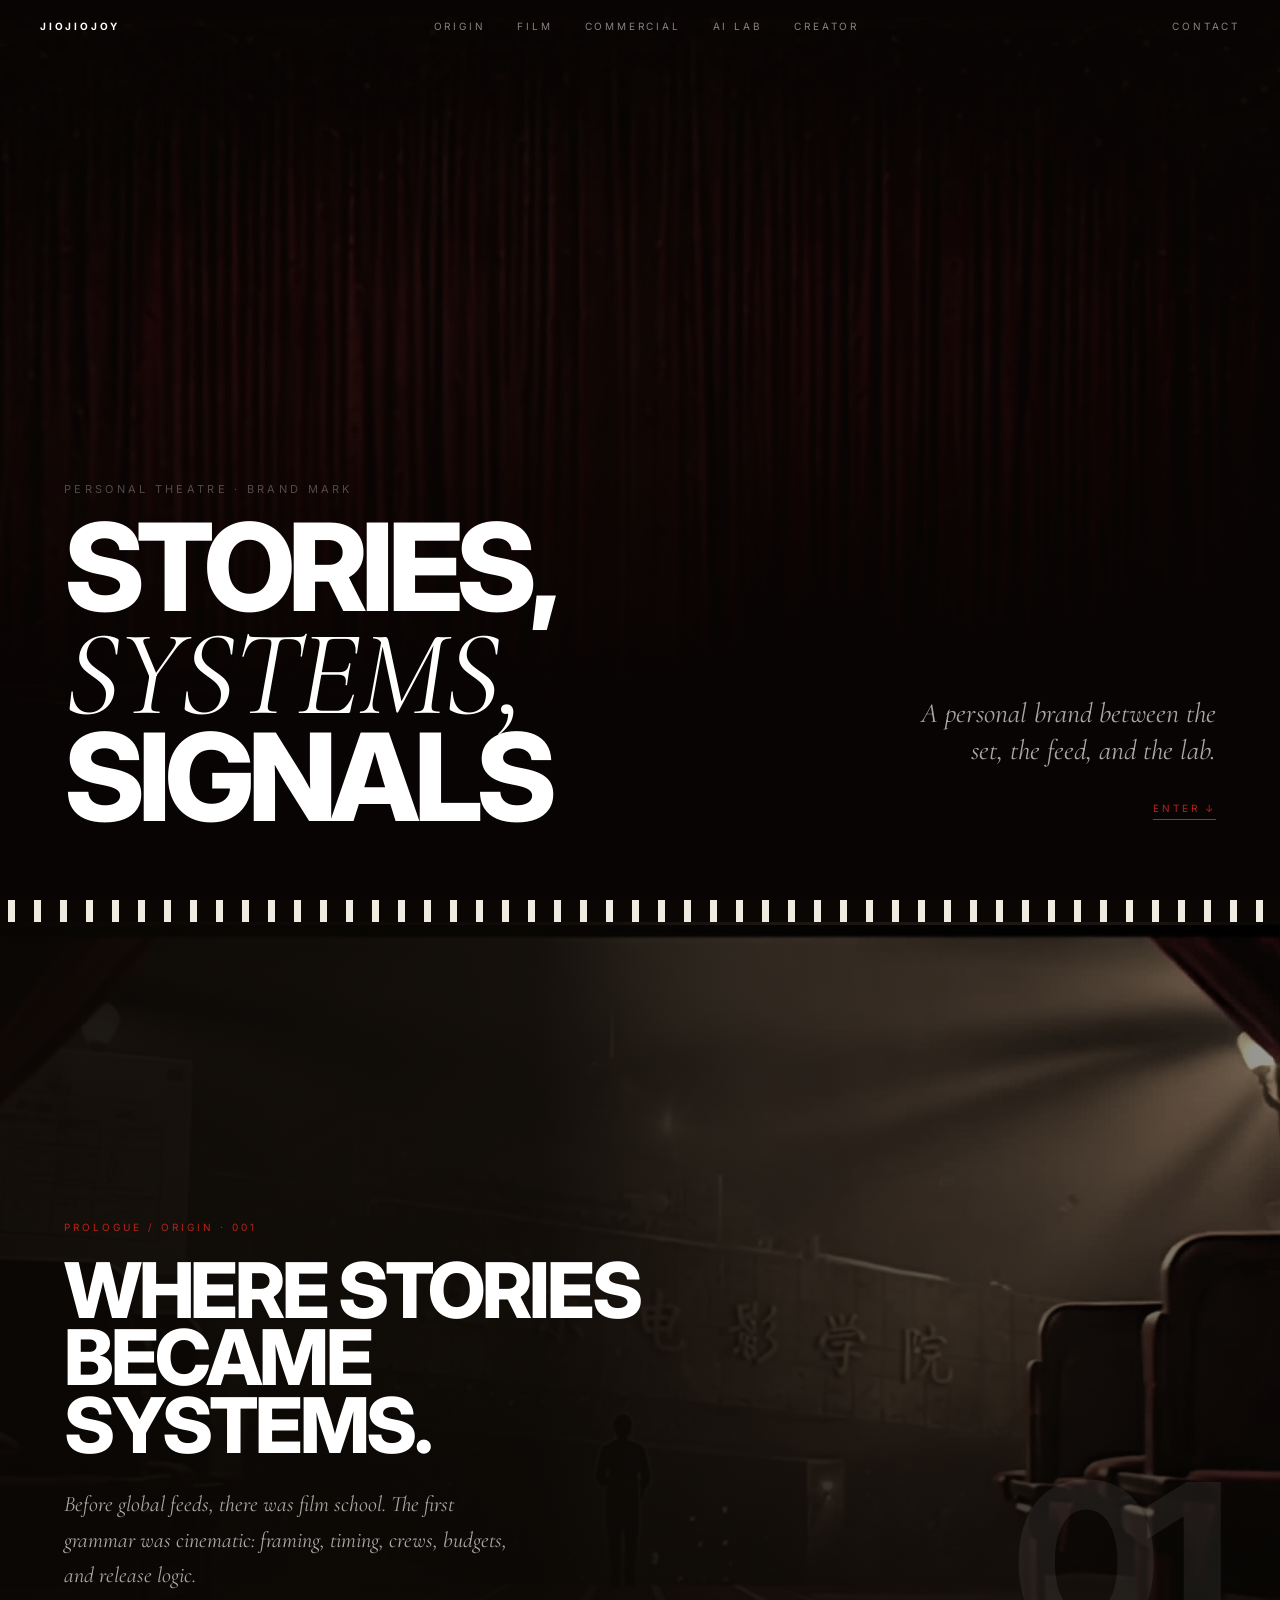
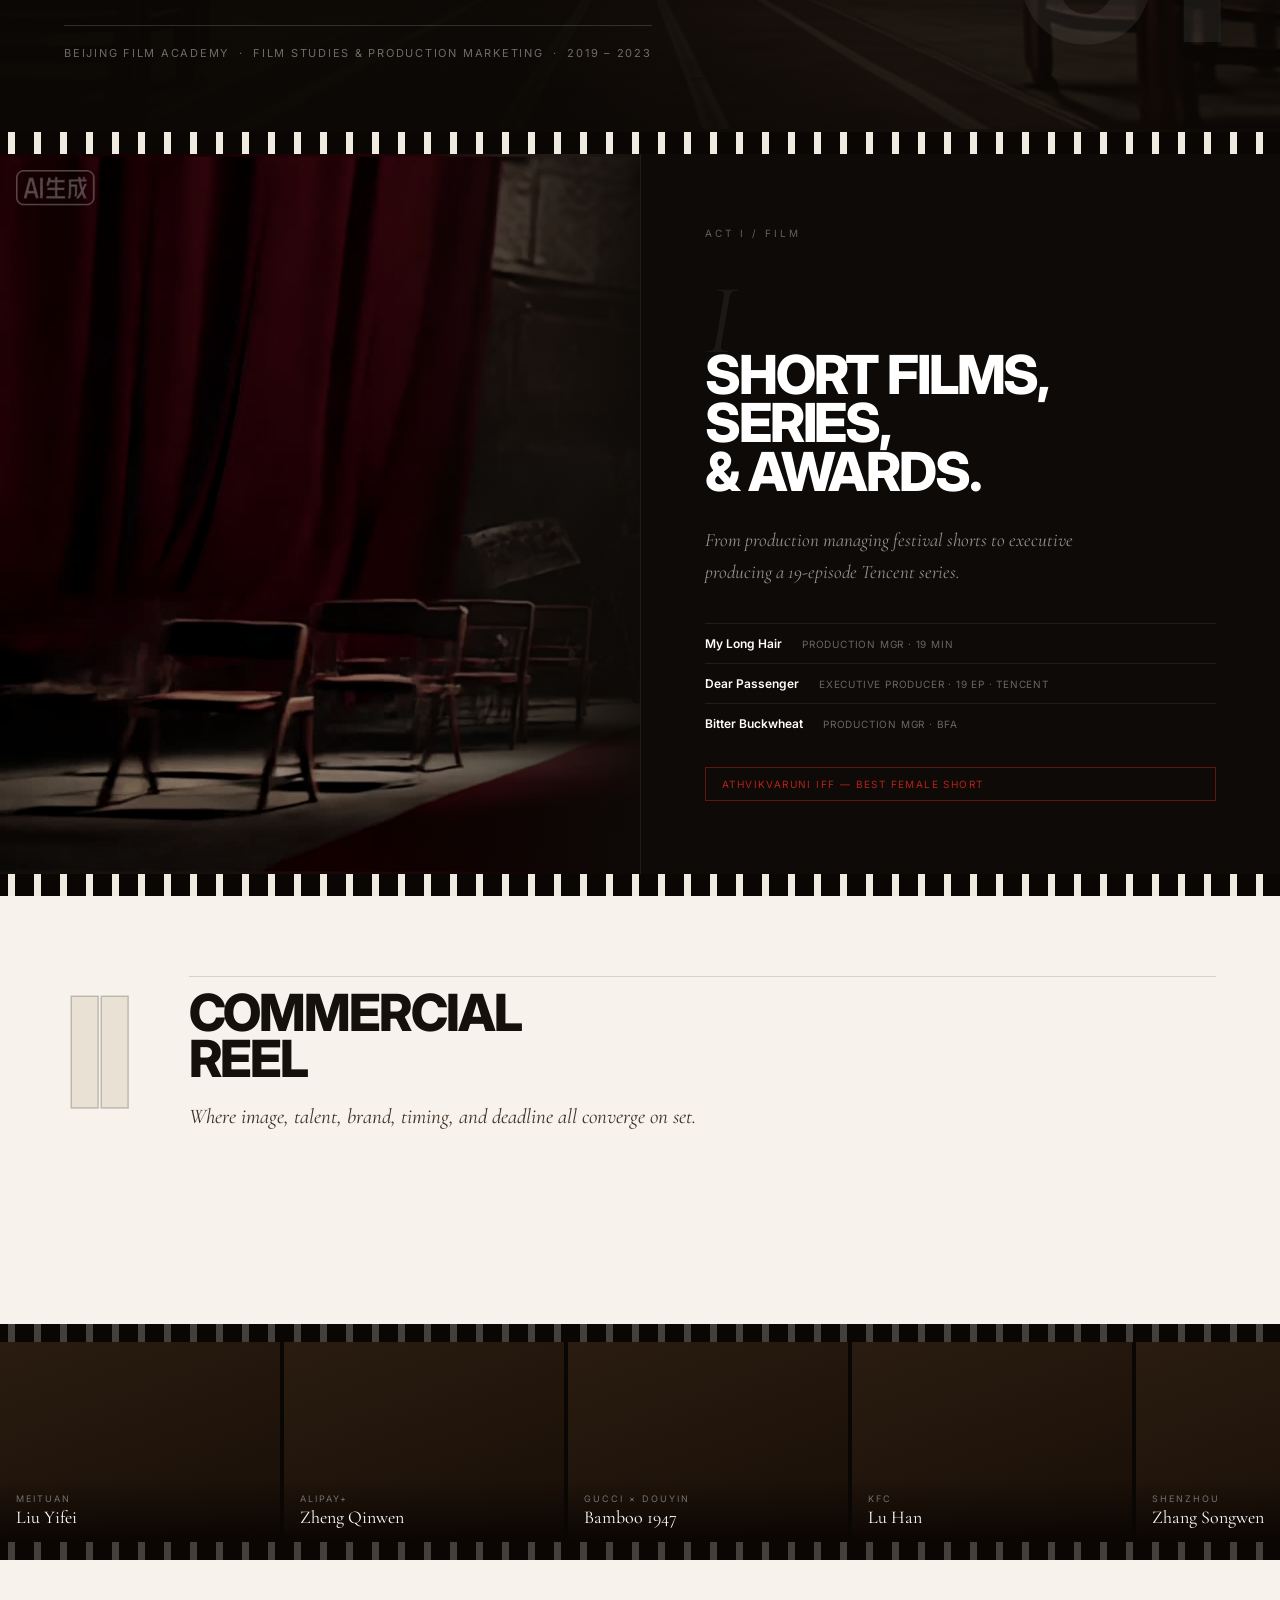
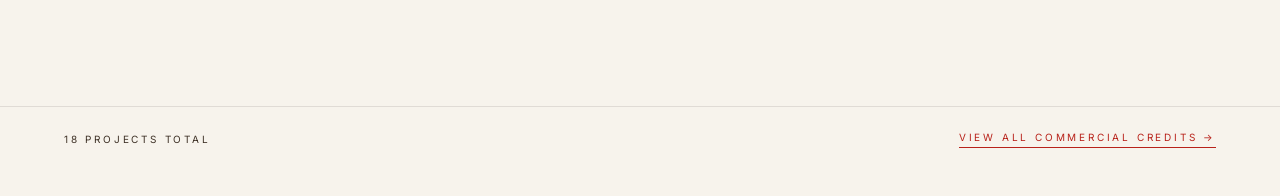
<file: mockup.html>
<!DOCTYPE html>
<html lang="en">
<head>
<meta charset="UTF-8" />
<meta name="viewport" content="width=device-width, initial-scale=1.0" />
<title>JioJioJoy — Mockup v2</title>
<link rel="preconnect" href="https://fonts.googleapis.com" />
<link href="https://fonts.googleapis.com/css2?family=Cormorant+Garamond:ital,wght@0,400;0,600;1,300;1,400;1,600&family=Inter:wght@400;600;700;800&display=swap" rel="stylesheet" />
<style>
*, *::before, *::after { box-sizing: border-box; margin: 0; padding: 0; }

:root {
  --cream:   #f0ebe0;
  --cream2:  #e8e1d4;
  --ink:     #14100c;
  --ink-mid: #3d3025;
  --red:     #b8221a;
  --gold:    #c8a46a;
  --strip:   #090604;
  --warm-white: #f7f3ec;
}

body { font-family: 'Inter', sans-serif; background: var(--cream); color: var(--ink); overflow-x: hidden; }

/* ───────────────── NAV — floats over hero, not sticky ── */
.site-header {
  position: absolute; top: 0; left: 0; right: 0; z-index: 50;
}
.nav-bar {
  display: flex; align-items: center; justify-content: space-between;
  padding: 0 40px; height: 52px;
  font-size: 10px; letter-spacing: .28em; text-transform: uppercase;
}
.nav-brand { color: #fff; font-weight: 700; }
.nav-links { display: flex; gap: 32px; color: rgba(255,255,255,.5); }
.nav-links a { color: inherit; text-decoration: none; }
.nav-links a:hover { color: var(--red); }
.nav-contact { color: rgba(255,255,255,.5); }

/* ───────────────── FILM STRIP DIVIDER ── */
.divider {
  height: 22px;
  background: var(--strip);
  background-image: repeating-linear-gradient(
    90deg,
    transparent 0 8px,
    var(--cream) 8px 15px,
    transparent 15px 26px
  );
  background-position: center;
}

/* ───────────────── HERO ── */
.hero {
  position: relative; min-height: 100vh;
  background: #0c0806; overflow: hidden;
  display: flex; flex-direction: column; justify-content: flex-end;
  padding: 0 64px 72px;
}
.hero-bg {
  position: absolute; inset: 0;
  background-image: url('assets/frame-hero.jpg');
  background-size: cover; background-position: center 30%;
  opacity: .38; filter: saturate(.55) contrast(1.1);
}
.hero-bg::after {
  content: ''; position: absolute; inset: 0;
  background: linear-gradient(175deg, transparent 20%, rgba(8,5,3,.95) 75%);
}
.hero-content { position: relative; z-index: 2; }
.hero-layout { display: grid; grid-template-columns: 1fr auto; align-items: end; gap: 48px; }
.hero-left {}
.hero-num {
  font-size: 11px; letter-spacing: .3em; text-transform: uppercase;
  color: rgba(255,255,255,.28); margin-bottom: 20px;
}
.hero-title {
  font-weight: 800; font-size: clamp(64px, 9.5vw, 130px);
  line-height: .84; letter-spacing: -.055em; text-transform: uppercase;
  color: #fff;
}
.hero-title em { font-style: italic; font-family: 'Cormorant Garamond', serif; font-weight: 400; letter-spacing: -.02em; }
.hero-right { text-align: right; max-width: 320px; padding-bottom: 8px; }
.hero-tagline {
  font-family: 'Cormorant Garamond', serif; font-style: italic;
  font-size: 28px; line-height: 1.3; color: rgba(255,255,255,.65);
  margin-bottom: 28px;
}
.hero-enter {
  font-size: 10px; letter-spacing: .28em; text-transform: uppercase;
  color: var(--red); border-bottom: 1px solid var(--red); padding-bottom: 5px;
  text-decoration: none; display: inline-block;
}

/* ───────────────── BFA — full bleed ── */
.bfa {
  position: relative; min-height: 90vh;
  background: #100d09; overflow: hidden;
  display: flex; align-items: flex-end;
  padding: 72px 64px;
}
.bfa-bg {
  position: absolute; inset: 0;
}
.bfa-bg img {
  width: 100%; height: 100%; object-fit: cover; object-position: center;
  filter: sepia(.5) contrast(1.05) brightness(.6) saturate(.7);
  display: block;
}
.bfa-bg::after {
  content: ''; position: absolute; inset: 0;
  background:
    linear-gradient(90deg, rgba(10,7,4,.88) 0 42%, rgba(10,7,4,.3) 72%, transparent),
    linear-gradient(180deg, transparent 30%, rgba(10,7,4,.82));
}
.bfa-content { position: relative; z-index: 2; max-width: 640px; }
.bfa-eyebrow {
  font-size: 10px; letter-spacing: .3em; text-transform: uppercase;
  color: var(--red); margin-bottom: 24px;
}
.bfa-counter {
  font-size: clamp(110px, 18vw, 220px); font-weight: 800;
  line-height: 1; letter-spacing: -.07em; color: rgba(255,255,255,.07);
  position: absolute; right: 64px; bottom: 60px; z-index: 1;
  pointer-events: none; user-select: none;
}
.bfa-title {
  font-weight: 800; font-size: clamp(40px, 6vw, 82px);
  line-height: .88; letter-spacing: -.045em; text-transform: uppercase;
  color: #fff; margin-bottom: 28px;
}
.bfa-body {
  font-family: 'Cormorant Garamond', serif; font-style: italic;
  font-size: 22px; line-height: 1.6; color: rgba(255,255,255,.65);
  max-width: 460px;
}
.bfa-meta {
  margin-top: 32px; padding-top: 20px;
  border-top: 1px solid rgba(255,255,255,.15);
  font-size: 11px; letter-spacing: .16em; text-transform: uppercase;
  color: rgba(255,255,255,.4);
}

/* ───────────────── FILM — dark split ── */
.film-wrap {
  background: #0d0a07;
  display: grid; grid-template-columns: 1fr 1fr;
  min-height: 80vh;
}
.film-image { position: relative; overflow: hidden; }
.film-image img {
  width: 100%; height: 100%; object-fit: cover; object-position: center left;
  filter: saturate(.4) contrast(1.1) brightness(.7); display: block;
}
.film-image::after {
  content: ''; position: absolute; inset: 0;
  background: linear-gradient(90deg, transparent 60%, rgba(13,10,7,.9));
}
.film-text {
  padding: 72px 64px;
  display: flex; flex-direction: column; justify-content: center;
  border-left: 1px solid rgba(255,255,255,.08);
}
.film-eyebrow {
  font-size: 10px; letter-spacing: .3em; text-transform: uppercase;
  color: rgba(255,255,255,.35); margin-bottom: 32px;
}
.film-act-num {
  font-family: 'Cormorant Garamond', serif; font-style: italic;
  font-size: 100px; line-height: 1; color: rgba(255,255,255,.06);
  margin-bottom: -20px; letter-spacing: -.04em;
}
.film-title {
  font-weight: 800; font-size: clamp(34px, 4.2vw, 60px);
  line-height: .9; letter-spacing: -.04em; text-transform: uppercase;
  color: #fff; margin-bottom: 28px;
}
.film-body {
  font-family: 'Cormorant Garamond', serif; font-style: italic;
  font-size: 19px; line-height: 1.65; color: rgba(255,255,255,.55);
  max-width: 380px; margin-bottom: 36px;
}
.film-row {
  display: grid; grid-template-columns: auto 1fr;
  gap: 8px 20px; align-items: baseline;
  padding: 12px 0; border-top: 1px solid rgba(255,255,255,.08);
  font-size: 12px;
}
.film-row-title { color: #fff; font-weight: 600; }
.film-row-role { color: rgba(255,255,255,.38); text-transform: uppercase; letter-spacing: .08em; font-size: 10px; }
.award-tag {
  display: inline-block; margin-top: 24px;
  border: 1px solid rgba(184,34,26,.5); padding: 10px 16px;
  font-size: 10px; letter-spacing: .14em; text-transform: uppercase; color: var(--red);
}

/* ───────────────── COMMERCIAL — full-screen cream ── */
.commercial {
  background: var(--warm-white);
  min-height: 100vh;
  display: flex; flex-direction: column; justify-content: space-between;
  padding: 80px 0 0;
  overflow: hidden;
}
.commercial-head {
  padding: 0 64px 48px;
  display: grid; grid-template-columns: auto 1fr;
  gap: 0 64px; align-items: start;
  flex-shrink: 0;
}
.commercial-act {
  font-size: clamp(80px, 12vw, 160px); font-weight: 800;
  line-height: 1; letter-spacing: -.07em; text-transform: uppercase;
  color: var(--cream2); -webkit-text-stroke: 1.5px rgba(20,16,12,.22);
}
.commercial-right { padding-top: 12px; border-top: 1px solid rgba(20,16,12,.15); }
.commercial-title {
  font-weight: 800; font-size: clamp(32px, 4vw, 58px);
  line-height: .9; letter-spacing: -.04em; text-transform: uppercase;
  color: var(--ink); margin-bottom: 20px;
}
.commercial-desc {
  font-family: 'Cormorant Garamond', serif; font-style: italic;
  font-size: 21px; line-height: 1.55; color: var(--ink-mid); max-width: 520px;
}

/* Animated film reel track */
.reel-wrapper {
  position: relative; overflow: hidden;
  background: var(--strip);
  padding: 18px 0;
  /* film holes top + bottom */
}
.reel-wrapper::before,
.reel-wrapper::after {
  content: ''; position: absolute; left: 0; right: 0; height: 18px; z-index: 2;
  background: var(--strip);
  background-image: repeating-linear-gradient(
    90deg, transparent 0 8px, rgba(240,235,224,.25) 8px 15px, transparent 15px 26px
  );
}
.reel-wrapper::before { top: 0; }
.reel-wrapper::after  { bottom: 0; }

.reel-track {
  display: flex; gap: 4px;
  animation: reelScroll 28s linear infinite;
  width: max-content;
}
.reel-track:hover { animation-play-state: paused; }

@keyframes reelScroll {
  from { transform: translateX(0); }
  to   { transform: translateX(-50%); }
}

.reel-card {
  width: 280px; height: 200px;
  background: linear-gradient(160deg, #2a1c10, #180e07);
  flex-shrink: 0; position: relative; overflow: hidden;
  cursor: pointer;
  transition: filter .25s;
}
.reel-card:hover { filter: brightness(1.25); }
.reel-card-inner {
  position: absolute; bottom: 0; left: 0; right: 0;
  padding: 14px 16px;
  background: linear-gradient(transparent, rgba(8,4,2,.85));
}
.reel-card-brand {
  font-size: 9px; letter-spacing: .22em; text-transform: uppercase;
  color: rgba(255,255,255,.4); margin-bottom: 4px;
}
.reel-card-name {
  font-family: 'Cormorant Garamond', serif;
  font-size: 18px; color: #fff; line-height: 1.1;
}
.view-all-row {
  display: flex; align-items: center; justify-content: space-between;
  padding: 24px 64px 48px;
  border-top: 1px solid rgba(20,16,12,.1);
  margin-top: 4px;
}
.view-all-label {
  font-size: 10px; letter-spacing: .28em; text-transform: uppercase; color: var(--ink-mid);
}
.view-all-link {
  font-size: 10px; letter-spacing: .28em; text-transform: uppercase;
  color: var(--red); border-bottom: 1px solid var(--red); padding-bottom: 4px; text-decoration: none;
}
</style>
</head>
<body>

<!-- ① NAV + FILM STRIP -->
<header class="site-header">
  <nav class="nav-bar">
    <span class="nav-brand">JioJioJoy</span>
    <div class="nav-links">
      <a href="#">Origin</a>
      <a href="#">Film</a>
      <a href="#">Commercial</a>
      <a href="#">AI Lab</a>
      <a href="#">Creator</a>
    </div>
    <span class="nav-contact">Contact</span>
  </nav>
</header>

<!-- ② HERO — dark -->
<section class="hero">
  <div class="hero-bg"></div>
  <div class="hero-content">
    <div class="hero-layout">
      <div class="hero-left">
        <p class="hero-num">Personal Theatre · Brand Mark</p>
        <h1 class="hero-title">
          Stories,<br/>
          <em>Systems,</em><br/>
          Signals
        </h1>
      </div>
      <div class="hero-right">
        <p class="hero-tagline">A personal brand between the set, the feed, and the lab.</p>
        <a href="#" class="hero-enter">Enter ↓</a>
      </div>
    </div>
  </div>
</section>

<div class="divider"></div>

<!-- ③ BFA — full bleed background -->
<section class="bfa">
  <div class="bfa-bg">
    <img src="assets/frame-bfa.jpg" alt="Beijing Film Academy" />
  </div>
  <div class="bfa-content">
    <p class="bfa-eyebrow">Prologue / Origin · 001</p>
    <h2 class="bfa-title">Where stories<br/>became<br/>systems.</h2>
    <p class="bfa-body">Before global feeds, there was film school. The first grammar was cinematic: framing, timing, crews, budgets, and release logic.</p>
    <p class="bfa-meta">Beijing Film Academy &nbsp;·&nbsp; Film Studies & Production Marketing &nbsp;·&nbsp; 2019 – 2023</p>
  </div>
  <div class="bfa-counter" aria-hidden="true">01</div>
</section>

<div class="divider"></div>

<!-- ④ FILM — dark split -->
<section class="film-wrap">
  <div class="film-image">
    <img src="assets/frame-film.jpg" alt="Film archive" />
  </div>
  <div class="film-text">
    <p class="film-eyebrow">Act I / Film</p>
    <div class="film-act-num">I</div>
    <h2 class="film-title">Short films,<br/>series,<br/>& awards.</h2>
    <p class="film-body">From production managing festival shorts to executive producing a 19-episode Tencent series.</p>
    <div>
      <div class="film-row">
        <span class="film-row-title">My Long Hair</span>
        <span class="film-row-role">Production Mgr · 19 min</span>
      </div>
      <div class="film-row">
        <span class="film-row-title">Dear Passenger</span>
        <span class="film-row-role">Executive Producer · 19 ep · Tencent</span>
      </div>
      <div class="film-row">
        <span class="film-row-title">Bitter Buckwheat</span>
        <span class="film-row-role">Production Mgr · BFA</span>
      </div>
    </div>
    <div class="award-tag">Athvikvaruni IFF — Best Female Short</div>
  </div>
</section>

<div class="divider"></div>

<!-- ⑤ COMMERCIAL — cream + animated reel -->
<section class="commercial">
  <div class="commercial-head">
    <div class="commercial-act" aria-hidden="true">II</div>
    <div class="commercial-right">
      <h2 class="commercial-title">Commercial<br/>Reel</h2>
      <p class="commercial-desc">Where image, talent, brand, timing, and deadline all converge on set.</p>
    </div>
  </div>

  <div class="reel-wrapper">
    <!-- Duplicated for seamless loop -->
    <div class="reel-track">
      <div class="reel-card"><div class="reel-card-inner"><p class="reel-card-brand">Meituan</p><p class="reel-card-name">Liu Yifei</p></div></div>
      <div class="reel-card"><div class="reel-card-inner"><p class="reel-card-brand">Alipay+</p><p class="reel-card-name">Zheng Qinwen</p></div></div>
      <div class="reel-card"><div class="reel-card-inner"><p class="reel-card-brand">Gucci × Douyin</p><p class="reel-card-name">Bamboo 1947</p></div></div>
      <div class="reel-card"><div class="reel-card-inner"><p class="reel-card-brand">KFC</p><p class="reel-card-name">Lu Han</p></div></div>
      <div class="reel-card"><div class="reel-card-inner"><p class="reel-card-brand">Shenzhou</p><p class="reel-card-name">Zhang Songwen</p></div></div>
      <div class="reel-card"><div class="reel-card-inner"><p class="reel-card-brand">CFM</p><p class="reel-card-name">Lin Gengxin</p></div></div>
      <div class="reel-card"><div class="reel-card-inner"><p class="reel-card-brand">PEPSI</p><p class="reel-card-name">Apollo Go</p></div></div>
      <div class="reel-card"><div class="reel-card-inner"><p class="reel-card-brand">League of Legends</p><p class="reel-card-name">Zhao Lusi</p></div></div>
      <!-- duplicate for seamless -->
      <div class="reel-card"><div class="reel-card-inner"><p class="reel-card-brand">Meituan</p><p class="reel-card-name">Liu Yifei</p></div></div>
      <div class="reel-card"><div class="reel-card-inner"><p class="reel-card-brand">Alipay+</p><p class="reel-card-name">Zheng Qinwen</p></div></div>
      <div class="reel-card"><div class="reel-card-inner"><p class="reel-card-brand">Gucci × Douyin</p><p class="reel-card-name">Bamboo 1947</p></div></div>
      <div class="reel-card"><div class="reel-card-inner"><p class="reel-card-brand">KFC</p><p class="reel-card-name">Lu Han</p></div></div>
      <div class="reel-card"><div class="reel-card-inner"><p class="reel-card-brand">Shenzhou</p><p class="reel-card-name">Zhang Songwen</p></div></div>
      <div class="reel-card"><div class="reel-card-inner"><p class="reel-card-brand">CFM</p><p class="reel-card-name">Lin Gengxin</p></div></div>
      <div class="reel-card"><div class="reel-card-inner"><p class="reel-card-brand">PEPSI</p><p class="reel-card-name">Apollo Go</p></div></div>
      <div class="reel-card"><div class="reel-card-inner"><p class="reel-card-brand">League of Legends</p><p class="reel-card-name">Zhao Lusi</p></div></div>
    </div>
  </div>

  <div class="view-all-row">
    <span class="view-all-label">18 projects total</span>
    <a href="#" class="view-all-link">View all commercial credits →</a>
  </div>
</section>

</body>
</html>
</file>
